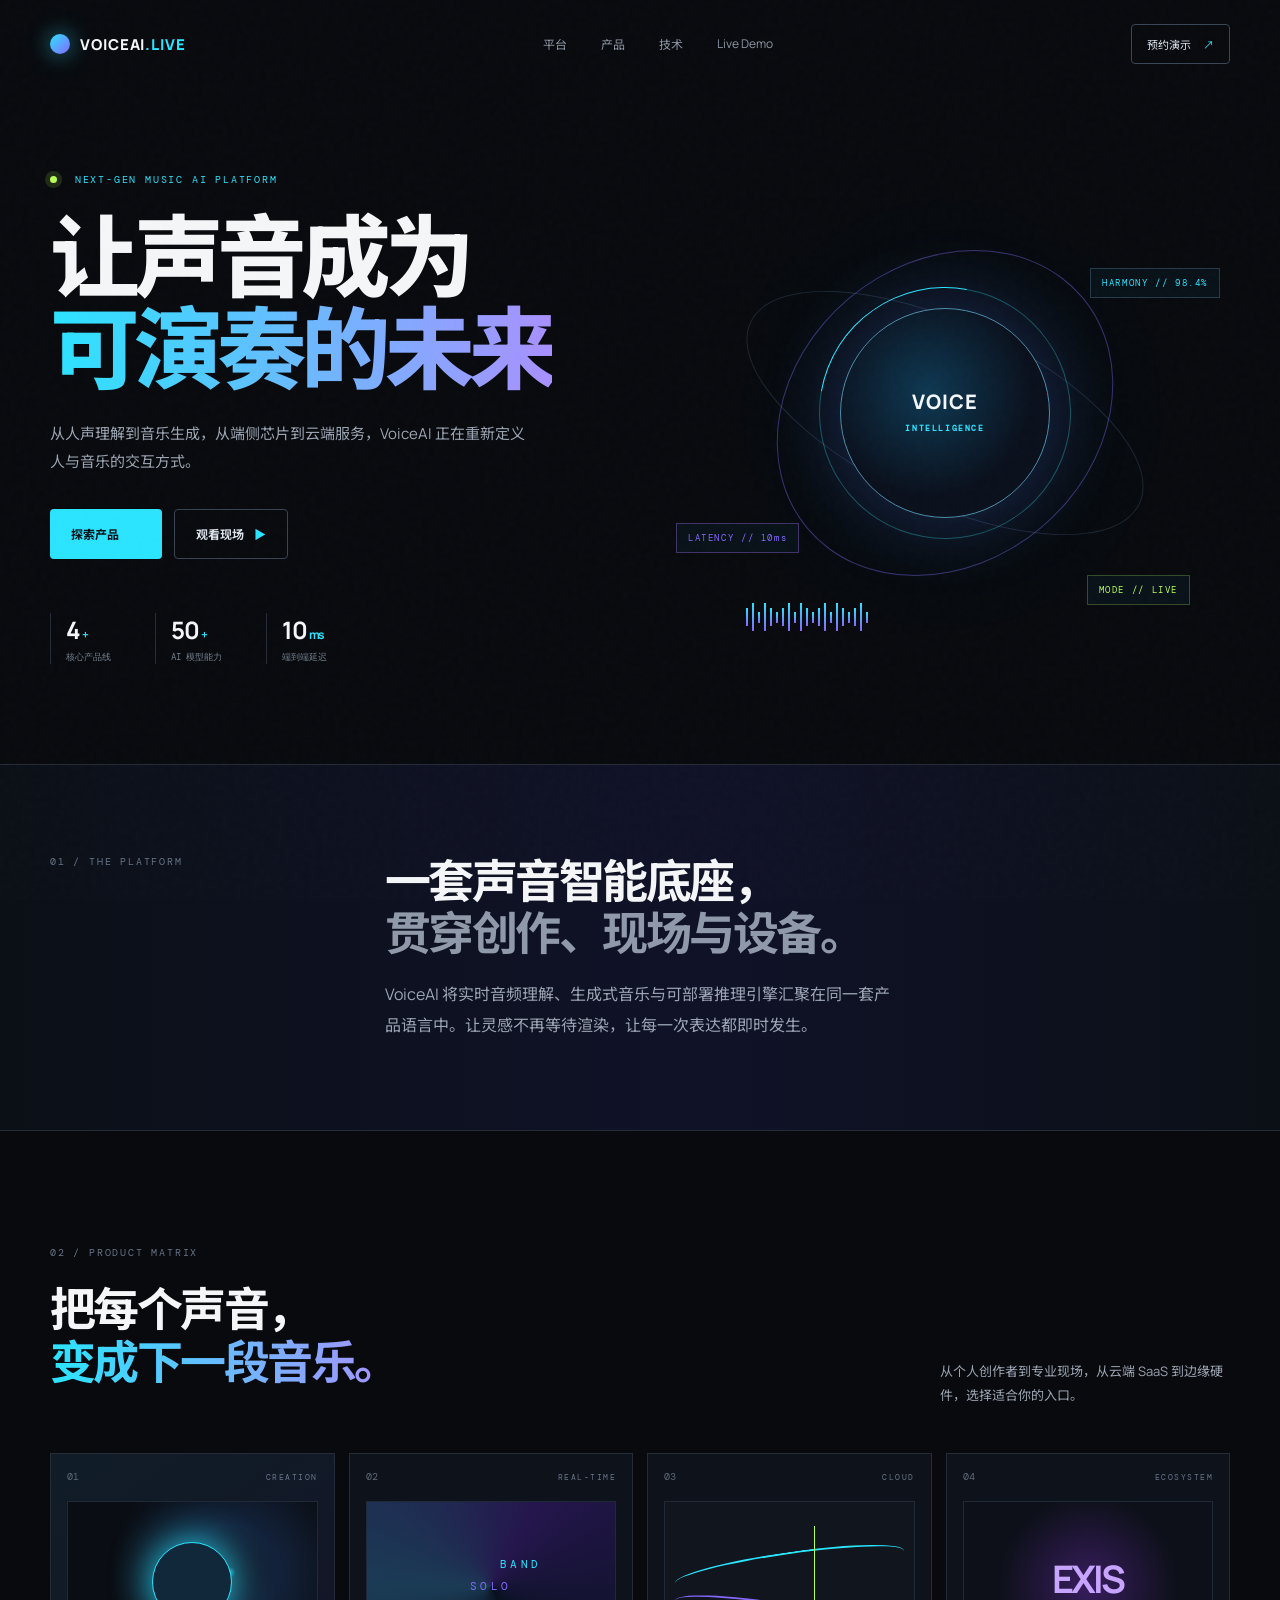
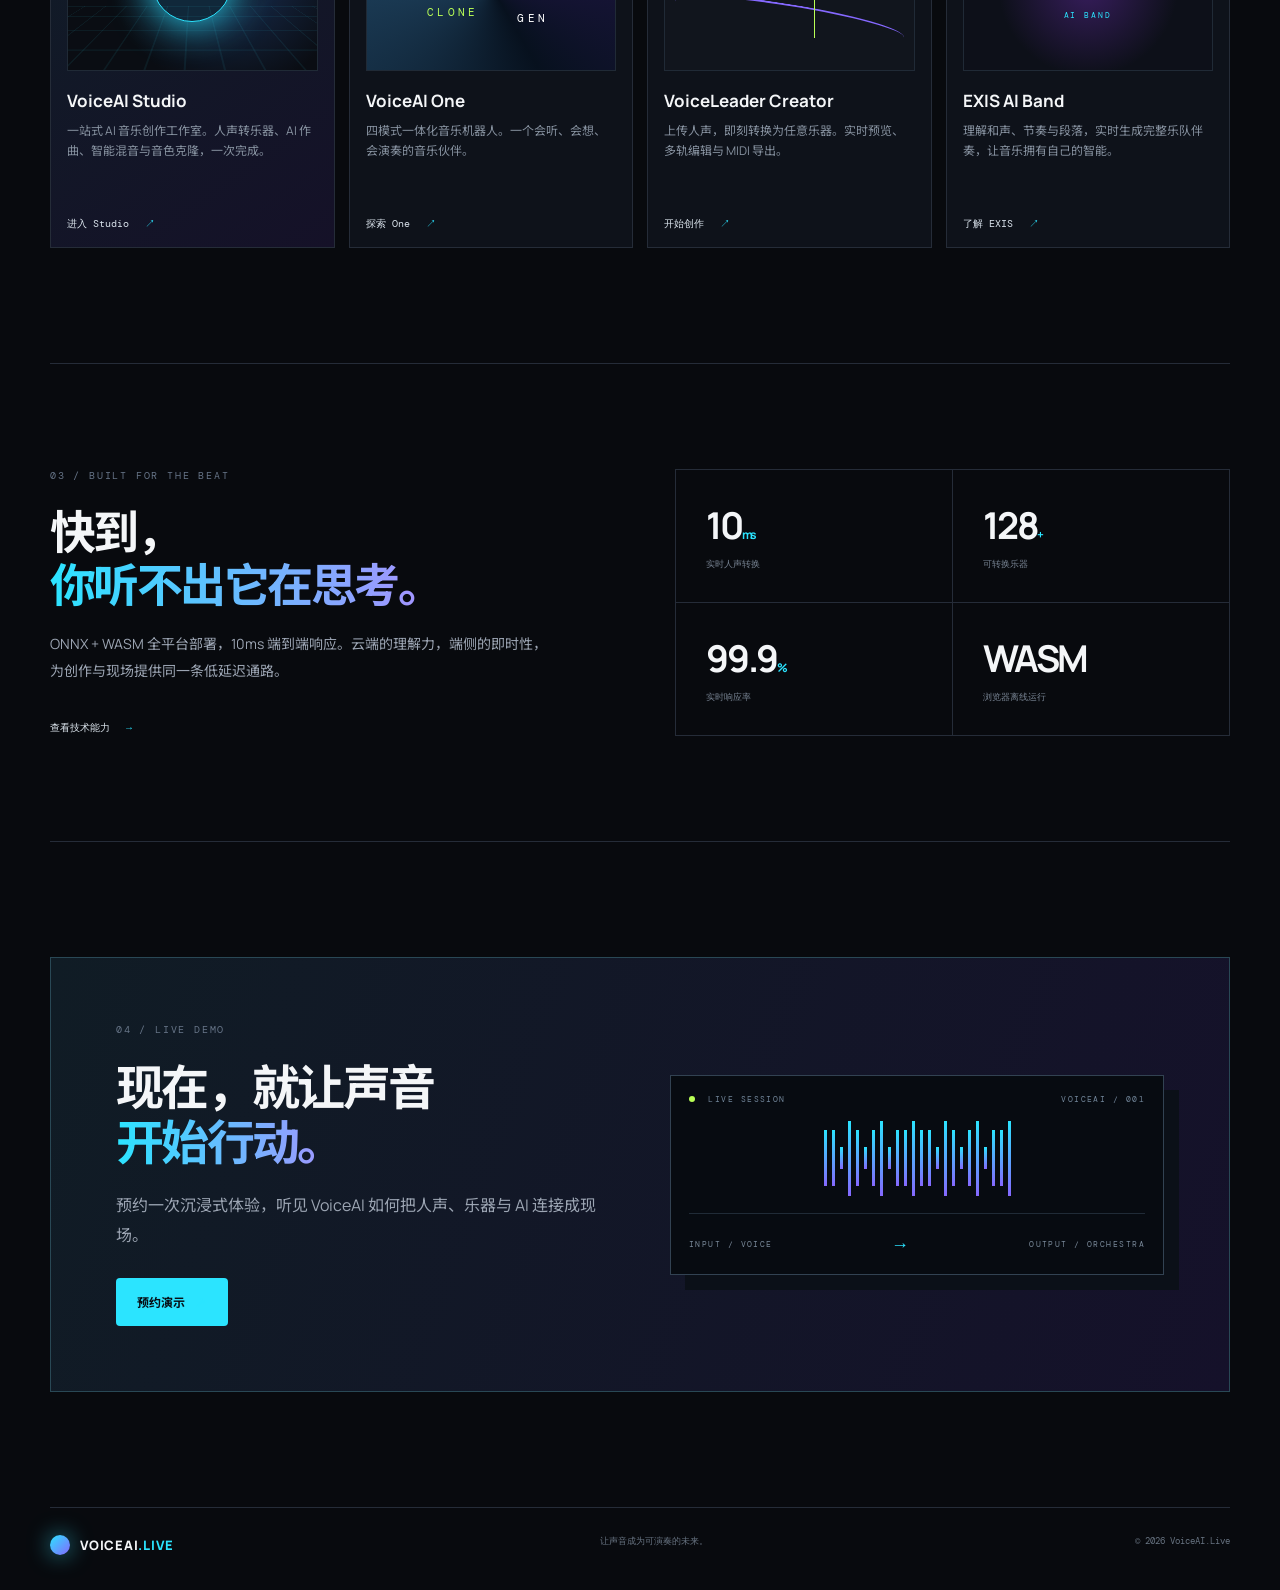
<file: promo.html>
<!doctype html>
<html lang="zh-CN">
<head>
  <meta charset="utf-8" />
  <meta name="viewport" content="width=device-width, initial-scale=1" />
  <title>VOICEAI.LIVE — 让声音成为可演奏的未来</title>
  <meta name="description" content="VoiceAI.Live 下一代音乐 AI 平台：实时理解声音、生成音乐、连接现场。" />
  <link rel="stylesheet" href="assets/css/promo.css" />
</head>
<body>
  <div class="noise"></div>
  <header class="nav wrap">
    <a class="brand" href="promo.html"><span class="brand-mark"></span><span>VOICEAI<span class="cyan">.LIVE</span></span></a>
    <nav><a href="#platform">平台</a><a href="#products">产品</a><a href="#technology">技术</a><a href="#demo">Live Demo</a></nav>
    <a class="nav-cta" href="#demo">预约演示 <span>↗</span></a>
  </header>

  <main>
    <section class="hero wrap">
      <div class="hero-copy">
        <p class="eyebrow"><span class="pulse"></span> NEXT-GEN MUSIC AI PLATFORM</p>
        <h1>让声音成为<br /><em>可演奏的未来</em></h1>
        <p class="lede">从人声理解到音乐生成，从端侧芯片到云端服务，VoiceAI 正在重新定义人与音乐的交互方式。</p>
        <div class="hero-actions"><a class="button primary" href="#products">探索产品 <span>→</span></a><a class="button ghost" href="#demo">观看现场 <span class="play">▶</span></a></div>
        <div class="metrics"><div><strong>4<span>+</span></strong><small>核心产品线</small></div><div><strong>50<span>+</span></strong><small>AI 模型能力</small></div><div><strong>10<span>ms</span></strong><small>端到端延迟</small></div></div>
      </div>
      <div class="hero-visual" aria-label="动态声音智能视觉">
        <div class="orbit orbit-a"></div><div class="orbit orbit-b"></div><div class="core"><div class="core-ring"></div><div class="core-label">VOICE<br /><span>INTELLIGENCE</span></div></div>
        <div class="signal s1">HARMONY // 98.4%</div><div class="signal s2">LATENCY // 10ms</div><div class="signal s3">MODE // LIVE</div>
        <div class="waveform"><i></i><i></i><i></i><i></i><i></i><i></i><i></i><i></i><i></i><i></i><i></i><i></i><i></i><i></i><i></i><i></i><i></i><i></i><i></i><i></i><i></i></div>
      </div>
    </section>

    <section id="platform" class="platform-band"><div class="wrap platform-inner"><div class="section-kicker">01 / THE PLATFORM</div><div><h2>一套声音智能底座，<br /><span>贯穿创作、现场与设备。</span></h2><p>VoiceAI 将实时音频理解、生成式音乐与可部署推理引擎汇聚在同一套产品语言中。让灵感不再等待渲染，让每一次表达都即时发生。</p></div></div></section>

    <section id="products" class="products wrap"><div class="section-head"><div><div class="section-kicker">02 / PRODUCT MATRIX</div><h2>把每个声音，<br /><span>变成下一段音乐。</span></h2></div><p>从个人创作者到专业现场，从云端 SaaS 到边缘硬件，选择适合你的入口。</p></div>
      <div class="product-grid">
        <article class="product featured"><div class="product-top"><span class="index">01</span><span class="tag">CREATION</span></div><div class="product-art art-studio"><span class="art-orb"></span><span class="art-grid"></span></div><h3>VoiceAI Studio</h3><p>一站式 AI 音乐创作工作室。人声转乐器、AI 作曲、智能混音与音色克隆，一次完成。</p><a href="#demo">进入 Studio <span>↗</span></a></article>
        <article class="product"><div class="product-top"><span class="index">02</span><span class="tag">REAL-TIME</span></div><div class="product-art art-one"><span>SOLO</span><span>BAND</span><span>CLONE</span><span>GEN</span></div><h3>VoiceAI One</h3><p>四模式一体化音乐机器人。一个会听、会想、会演奏的音乐伙伴。</p><a href="#demo">探索 One <span>↗</span></a></article>
        <article class="product"><div class="product-top"><span class="index">03</span><span class="tag">CLOUD</span></div><div class="product-art art-creator"><div class="mini-wave"></div><div class="mini-wave alt"></div><div class="cursor"></div></div><h3>VoiceLeader Creator</h3><p>上传人声，即刻转换为任意乐器。实时预览、多轨编辑与 MIDI 导出。</p><a href="#demo">开始创作 <span>↗</span></a></article>
        <article class="product"><div class="product-top"><span class="index">04</span><span class="tag">ECOSYSTEM</span></div><div class="product-art art-exis"><b>EXIS</b><span>AI BAND</span></div><h3>EXIS AI Band</h3><p>理解和声、节奏与段落，实时生成完整乐队伴奏，让音乐拥有自己的智能。</p><a href="#demo">了解 EXIS <span>↗</span></a></article>
      </div>
    </section>

    <section id="technology" class="tech wrap"><div class="tech-copy"><div class="section-kicker">03 / BUILT FOR THE BEAT</div><h2>快到，<br /><span>你听不出它在思考。</span></h2><p>ONNX + WASM 全平台部署，10ms 端到端响应。云端的理解力，端侧的即时性，为创作与现场提供同一条低延迟通路。</p><a class="text-link" href="#demo">查看技术能力 <span>→</span></a></div><div class="tech-list"><div><strong>10<span>ms</span></strong><small>实时人声转换</small></div><div><strong>128<span>+</span></strong><small>可转换乐器</small></div><div><strong>99.9<span>%</span></strong><small>实时响应率</small></div><div><strong>WASM</strong><small>浏览器离线运行</small></div></div></section>

    <section id="demo" class="demo wrap"><div class="demo-card"><div><div class="section-kicker">04 / LIVE DEMO</div><h2>现在，就让声音<br /><span>开始行动。</span></h2><p>预约一次沉浸式体验，听见 VoiceAI 如何把人声、乐器与 AI 连接成现场。</p><a class="button primary" href="mailto:hello@voice-ai.live">预约演示 <span>↗</span></a></div><div class="demo-console"><div class="console-top"><span><i></i> LIVE SESSION</span><span>VOICEAI / 001</span></div><div class="console-wave"><i></i><i></i><i></i><i></i><i></i><i></i><i></i><i></i><i></i><i></i><i></i><i></i><i></i><i></i><i></i><i></i><i></i><i></i><i></i><i></i><i></i><i></i><i></i><i></i></div><div class="console-readout"><span>INPUT / VOICE</span><b>→</b><span>OUTPUT / ORCHESTRA</span></div></div></div></section>
  </main>
  <footer class="wrap footer"><a class="brand" href="promo.html"><span class="brand-mark"></span><span>VOICEAI<span class="cyan">.LIVE</span></span></a><span>让声音成为可演奏的未来。</span><span>© 2026 VoiceAI.Live</span></footer>
  <script>document.querySelectorAll('a[href^="#"]').forEach(a=>a.addEventListener('click',e=>{const el=document.querySelector(a.getAttribute('href'));if(el){e.preventDefault();el.scrollIntoView({behavior:'smooth'})}}));</script>
</body>
</html>
</file>
<file: assets/css/promo.css>
@import url('https://fonts.googleapis.com/css2?family=DM+Mono:wght@400;500&family=Manrope:wght@400;500;600;700;800&family=Noto+Sans+SC:wght@400;500;700;900&display=swap');
:root{--bg:#080a0e;--panel:#0e121a;--text:#f4f6f8;--muted:#9ca5b3;--line:#252c38;--cyan:#2be4ff;--violet:#8568ff;--lime:#b9ff56;--mono:'DM Mono',monospace}*{box-sizing:border-box}html{scroll-behavior:smooth}body{margin:0;background:var(--bg);color:var(--text);font-family:Manrope,'Noto Sans SC',sans-serif;overflow-x:hidden}.noise{position:fixed;inset:0;opacity:.04;pointer-events:none;z-index:3;background-image:url("data:image/svg+xml,%3Csvg viewBox='0 0 180 180' xmlns='http://www.w3.org/2000/svg'%3E%3Cfilter id='n'%3E%3CfeTurbulence type='fractalNoise' baseFrequency='.8' numOctaves='3' stitchTiles='stitch'/%3E%3C/filter%3E%3Crect width='100%25' height='100%25' filter='url(%23n)' opacity='.5'/%3E%3C/svg%3E")}a{color:inherit;text-decoration:none}.wrap{width:min(1180px,calc(100% - 72px));margin:auto}.nav{height:88px;display:flex;align-items:center;justify-content:space-between;position:relative;z-index:5}.brand{display:flex;align-items:center;gap:10px;font-weight:800;letter-spacing:.06em;font-size:15px}.brand-mark{width:20px;height:20px;border-radius:50%;background:linear-gradient(135deg,var(--cyan),var(--violet));box-shadow:0 0 22px #38e6ff99;display:inline-block}.cyan{color:var(--cyan)}nav{display:flex;gap:34px;color:#8e97a5;font-size:12px}nav a:hover,.text-link:hover{color:var(--cyan)}.nav-cta{border:1px solid #3b4657;border-radius:4px;padding:11px 15px;font-size:11px;color:#dfe6ee}.nav-cta span,.button span,.product a span,.text-link span{color:var(--cyan);margin-left:10px}.hero{min-height:650px;display:grid;grid-template-columns:1fr 1fr;align-items:center;gap:40px;padding:75px 0 100px;position:relative}.hero-copy{position:relative;z-index:2}.eyebrow,.section-kicker,.tag,.signal,.console-top,.console-readout{font-family:var(--mono);font-size:10px;letter-spacing:.18em;color:var(--cyan)}.pulse{display:inline-block;width:7px;height:7px;border-radius:50%;background:var(--lime);box-shadow:0 0 0 5px #b9ff5622;margin-right:10px}.hero h1{font-size:clamp(52px,7vw,96px);line-height:1.03;letter-spacing:-.07em;margin:24px 0 25px;font-weight:800}.hero h1 em,.section-head h2 span,.tech h2 span,.demo h2 span{font-style:normal;background:linear-gradient(90deg,var(--cyan),#a990ff);-webkit-background-clip:text;background-clip:text;color:transparent}.lede{color:var(--muted);font-size:15px;line-height:1.9;max-width:475px}.hero-actions{display:flex;gap:12px;margin:32px 0 54px}.button{display:inline-flex;align-items:center;justify-content:center;padding:15px 21px;border-radius:4px;font-size:12px;font-weight:700;transition:.2s transform,.2s background}.button:active{transform:scale(.97)}.button.primary{background:var(--cyan);color:#071017}.button.primary:hover{background:#a7f5ff}.button.ghost{border:1px solid #384353;color:#dce3eb}.button.ghost:hover{border-color:var(--cyan)}.play{color:var(--cyan)!important}.metrics{display:flex;gap:44px}.metrics div{border-left:1px solid var(--line);padding-left:15px}.metrics strong{display:block;font-size:24px;letter-spacing:-.05em}.metrics strong span{font-size:12px;color:var(--cyan);margin-left:2px}.metrics small{display:block;color:#74808e;font-family:var(--mono);font-size:9px;margin-top:5px}.hero-visual{height:480px;position:relative;display:flex;align-items:center;justify-content:center}.core{width:210px;height:210px;border-radius:50%;display:grid;place-items:center;background:radial-gradient(circle at 42% 40%,#0e3852,#0a101c 60%);box-shadow:0 0 80px #4f6dff44,0 0 160px #27e5ff16;border:1px solid #4d8fae;position:relative}.core-ring{position:absolute;inset:-22px;border:1px solid #36d9ed55;border-radius:50%;border-top-color:var(--cyan);transform:rotate(-35deg)}.core-label{text-align:center;font-size:20px;font-weight:800;letter-spacing:.04em;line-height:1.1}.core-label span{font-family:var(--mono);font-size:8px;letter-spacing:.2em;color:var(--cyan)}.orbit{position:absolute;border:1px solid #41526b66;border-radius:50%;transform:rotate(25deg)}.orbit-a{width:430px;height:180px}.orbit-b{width:360px;height:300px;transform:rotate(-40deg);border-color:#866fff66}.signal{position:absolute;padding:8px 11px;border:1px solid #263b4a;background:#09131aee;font-size:9px}.s1{top:95px;right:10px}.s2{bottom:100px;left:16px;color:var(--violet);border-color:#403467}.s3{bottom:48px;right:40px;color:var(--lime);border-color:#354c28}.waveform{display:flex;align-items:center;gap:4px;position:absolute;bottom:20px;left:15%;right:10%;height:32px}.waveform i{display:block;width:2px;background:linear-gradient(var(--cyan),var(--violet));height:var(--h,18px);animation:beat 1.2s ease-in-out infinite alternate}.waveform i:nth-child(2n){--h:28px;animation-delay:-.5s}.waveform i:nth-child(3n){--h:11px;animation-delay:-.2s}@keyframes beat{to{transform:scaleY(.45);opacity:.55}}.platform-band{border-top:1px solid var(--line);border-bottom:1px solid var(--line);background:linear-gradient(90deg,#0b1017,#101228 55%,#0b1017)}.platform-inner{display:grid;grid-template-columns:25% 1fr;gap:40px;padding:90px 0}.platform-inner h2,.section-head h2,.tech h2,.demo h2{font-size:46px;line-height:1.14;letter-spacing:-.055em;margin:0 0 20px}.platform-inner h2 span{color:#8f99aa}.platform-inner p,.section-head>p,.tech-copy p,.demo-card p{color:var(--muted);line-height:1.9;max-width:510px;margin:0}.section-kicker{margin-bottom:24px;color:#667487}.products{padding:115px 0}.section-head{display:flex;justify-content:space-between;align-items:end;margin-bottom:45px}.section-head>p{max-width:290px;font-size:13px}.product-grid{display:grid;grid-template-columns:repeat(4,1fr);gap:14px}.product{background:var(--panel);border:1px solid var(--line);padding:16px;min-height:395px;display:flex;flex-direction:column;transition:.25s transform,.25s border-color}.product:hover{transform:translateY(-7px);border-color:#3b7c8f}.product.featured{background:linear-gradient(145deg,#101d27,#151128)}.product-top{display:flex;justify-content:space-between;align-items:center}.index{font-family:var(--mono);font-size:10px;color:#5e6a79}.tag{font-size:8px;color:#687589}.product-art{height:170px;margin:18px 0;position:relative;overflow:hidden;background:#0a0d13;border:1px solid #202a36}.art-studio{background:radial-gradient(circle at 65% 42%,#1e98ad,transparent 3%,#13223b 25%,#0a0d13 63%)}.art-orb{position:absolute;width:80px;height:80px;border-radius:50%;top:40px;left:calc(50% - 40px);border:1px solid var(--cyan);box-shadow:0 0 40px var(--cyan);background:#10283a}.art-grid{position:absolute;inset:0;background:linear-gradient(#2be4ff11 1px,transparent 1px),linear-gradient(90deg,#2be4ff11 1px,transparent 1px);background-size:20px 20px;transform:perspective(130px) rotateX(55deg) scale(1.4);top:88px}.art-one{display:grid;place-items:center;font-family:var(--mono);font-size:11px;letter-spacing:.3em;color:var(--violet);background:conic-gradient(from 30deg,#25164d,#07111e,#1b3b55,#25164d)}.art-one span{position:absolute}.art-one span:nth-child(2){transform:translate(30px,-22px);color:var(--cyan)}.art-one span:nth-child(3){transform:translate(-38px,26px);color:var(--lime)}.art-one span:nth-child(4){transform:translate(42px,32px);color:#fff}.art-creator{background:#11151d;padding:28px 10px}.mini-wave{height:30px;border-top:2px solid var(--cyan);border-radius:50%;transform:skewY(-8deg);margin:22px 0}.mini-wave.alt{border-color:var(--violet);transform:skewY(9deg);margin-top:14px}.cursor{position:absolute;left:60%;top:24px;width:1px;height:112px;background:var(--lime)}.art-exis{display:grid;place-content:center;text-align:center;background:radial-gradient(circle,#371d5d,#0d1019 60%)}.art-exis b{font-size:38px;letter-spacing:-.08em;color:#c7a4ff}.art-exis span{font-family:var(--mono);font-size:8px;letter-spacing:.24em;color:var(--cyan);margin-top:6px}.product h3{font-size:17px;margin:0 0 9px}.product p{font-size:12px;color:#8792a0;line-height:1.7;margin:0 0 18px}.product a{font-family:var(--mono);font-size:10px;color:#dce5ee;margin-top:auto}.tech{padding:105px 0;border-top:1px solid var(--line);border-bottom:1px solid var(--line);display:grid;grid-template-columns:1fr 1fr;gap:70px}.tech-copy p{font-size:14px;margin-bottom:30px}.text-link{font-family:var(--mono);font-size:10px;color:#dde6ee}.tech-list{display:grid;grid-template-columns:1fr 1fr;gap:1px;background:var(--line);border:1px solid var(--line);align-self:center}.tech-list div{background:var(--bg);padding:30px}.tech-list strong{font-size:37px;display:block;letter-spacing:-.06em}.tech-list strong span{font-size:12px;color:var(--cyan)}.tech-list small{font-family:var(--mono);font-size:9px;color:#778392}.demo{padding:115px 0}.demo-card{background:linear-gradient(110deg,#101c25,#15112a);border:1px solid #294855;padding:65px;display:grid;grid-template-columns:1fr 1fr;gap:60px;align-items:center}.demo-card h2{font-size:48px}.demo-card p{margin-bottom:28px}.demo-console{background:#070b11;border:1px solid #324252;padding:18px;box-shadow:15px 15px 0 #0b1018}.console-top{display:flex;justify-content:space-between;font-size:8px;color:#72869a}.console-top i{display:inline-block;width:6px;height:6px;border-radius:50%;background:var(--lime);margin-right:7px}.console-wave{height:110px;display:flex;align-items:center;justify-content:center;gap:5px;border-bottom:1px solid #202b37}.console-wave i{width:3px;height:var(--h,38px);background:linear-gradient(var(--cyan),var(--violet));--h:56px}.console-wave i:nth-child(3n){--h:22px}.console-wave i:nth-child(4n){--h:75px}.console-readout{display:flex;justify-content:space-between;align-items:center;padding-top:18px;font-size:8px;color:#798999}.console-readout b{font-size:18px;color:var(--cyan)}.footer{border-top:1px solid var(--line);padding:27px 0 35px;display:flex;justify-content:space-between;color:#687482;font-family:var(--mono);font-size:9px}.footer .brand{font-family:Manrope;color:var(--text);font-size:13px}
@media(max-width:850px){.wrap{width:min(100% - 36px,620px)}nav{display:none}.nav-cta{padding:9px}.hero{grid-template-columns:1fr;padding-top:45px}.hero-visual{height:390px;order:-1;transform:scale(.82);margin:-50px 0 -40px}.hero h1{font-size:57px}.metrics{gap:18px}.platform-inner,.tech,.demo-card{grid-template-columns:1fr;gap:30px}.platform-inner h2,.section-head h2,.tech h2{font-size:38px}.section-head{display:block}.section-head>p{margin-top:20px}.product-grid{grid-template-columns:1fr 1fr}.product-art{height:130px}.demo-card{padding:32px}.demo-card h2{font-size:38px}.footer{flex-wrap:wrap;gap:15px}}
@media(max-width:500px){.product-grid{grid-template-columns:1fr}.hero-actions{flex-wrap:wrap}.hero-visual{transform:scale(.65);margin:-90px -50px -110px}.metrics strong{font-size:20px}.footer{display:grid}}
</file>
